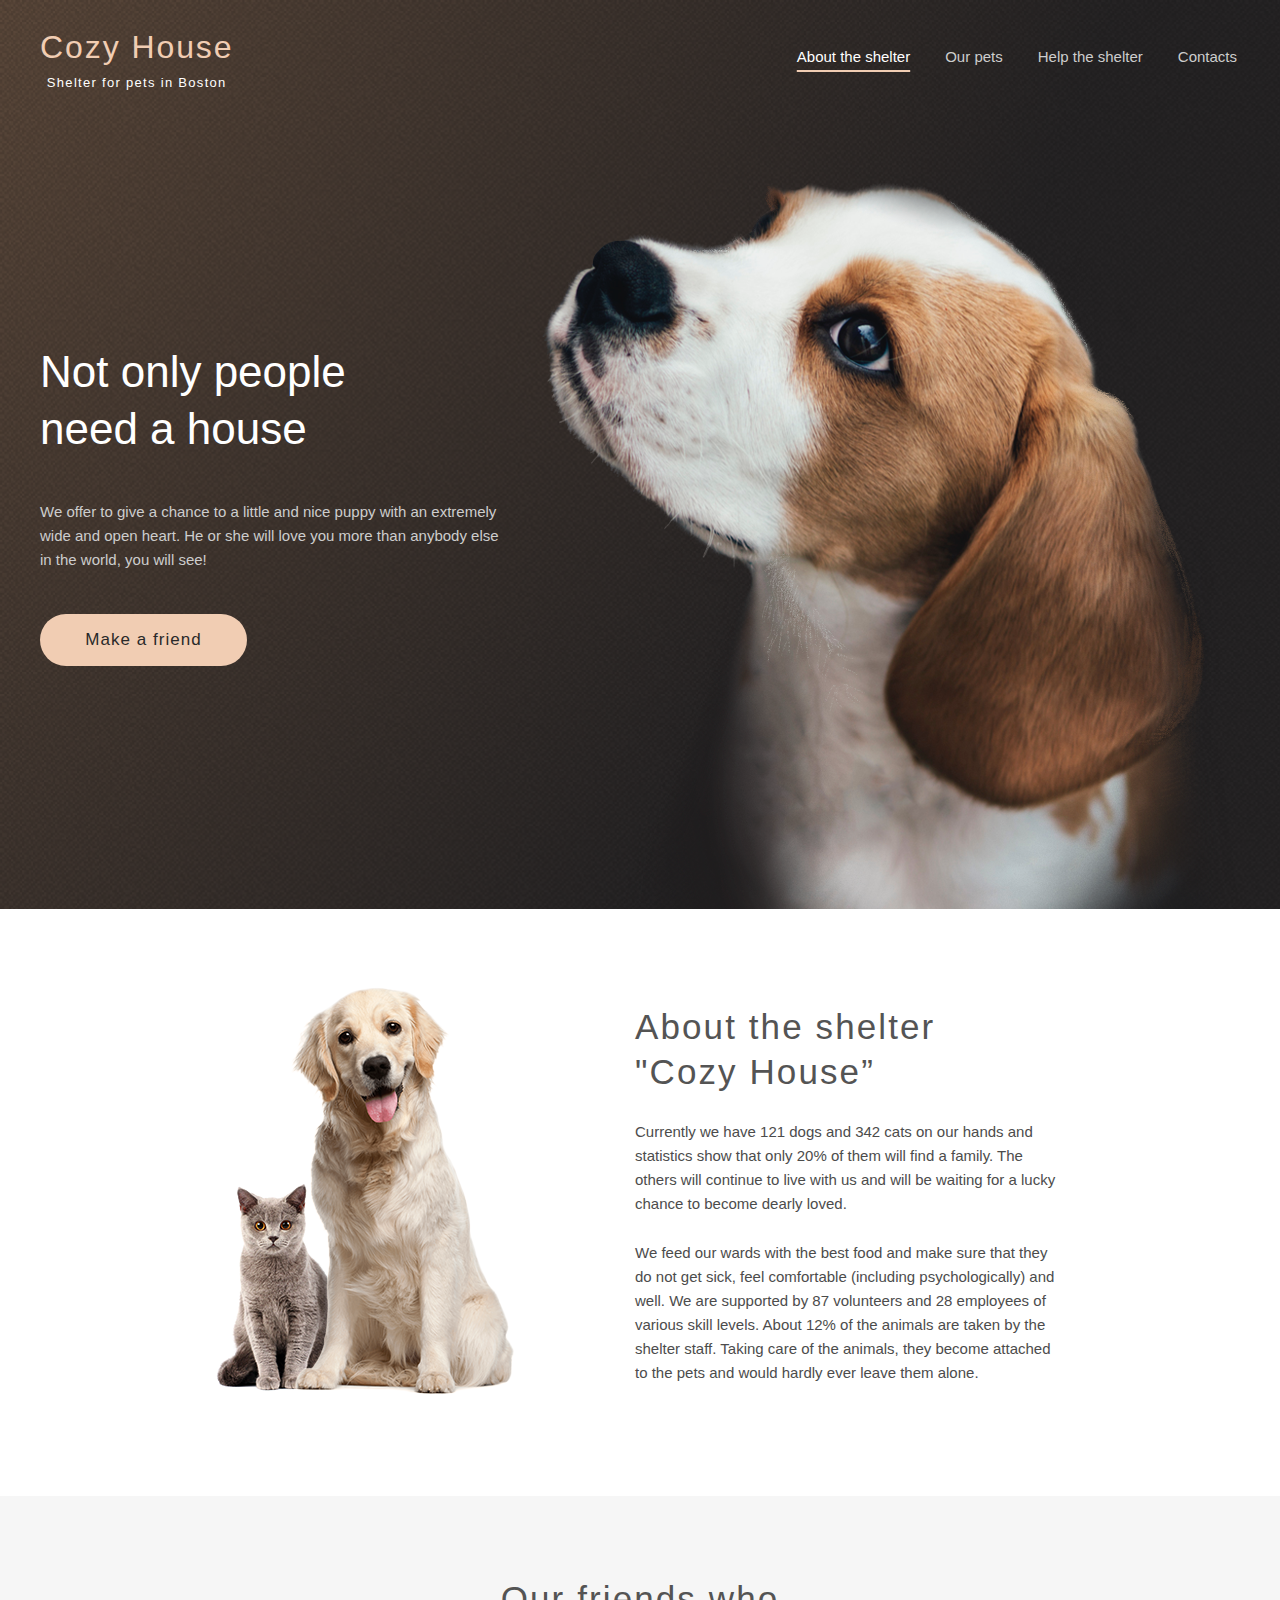
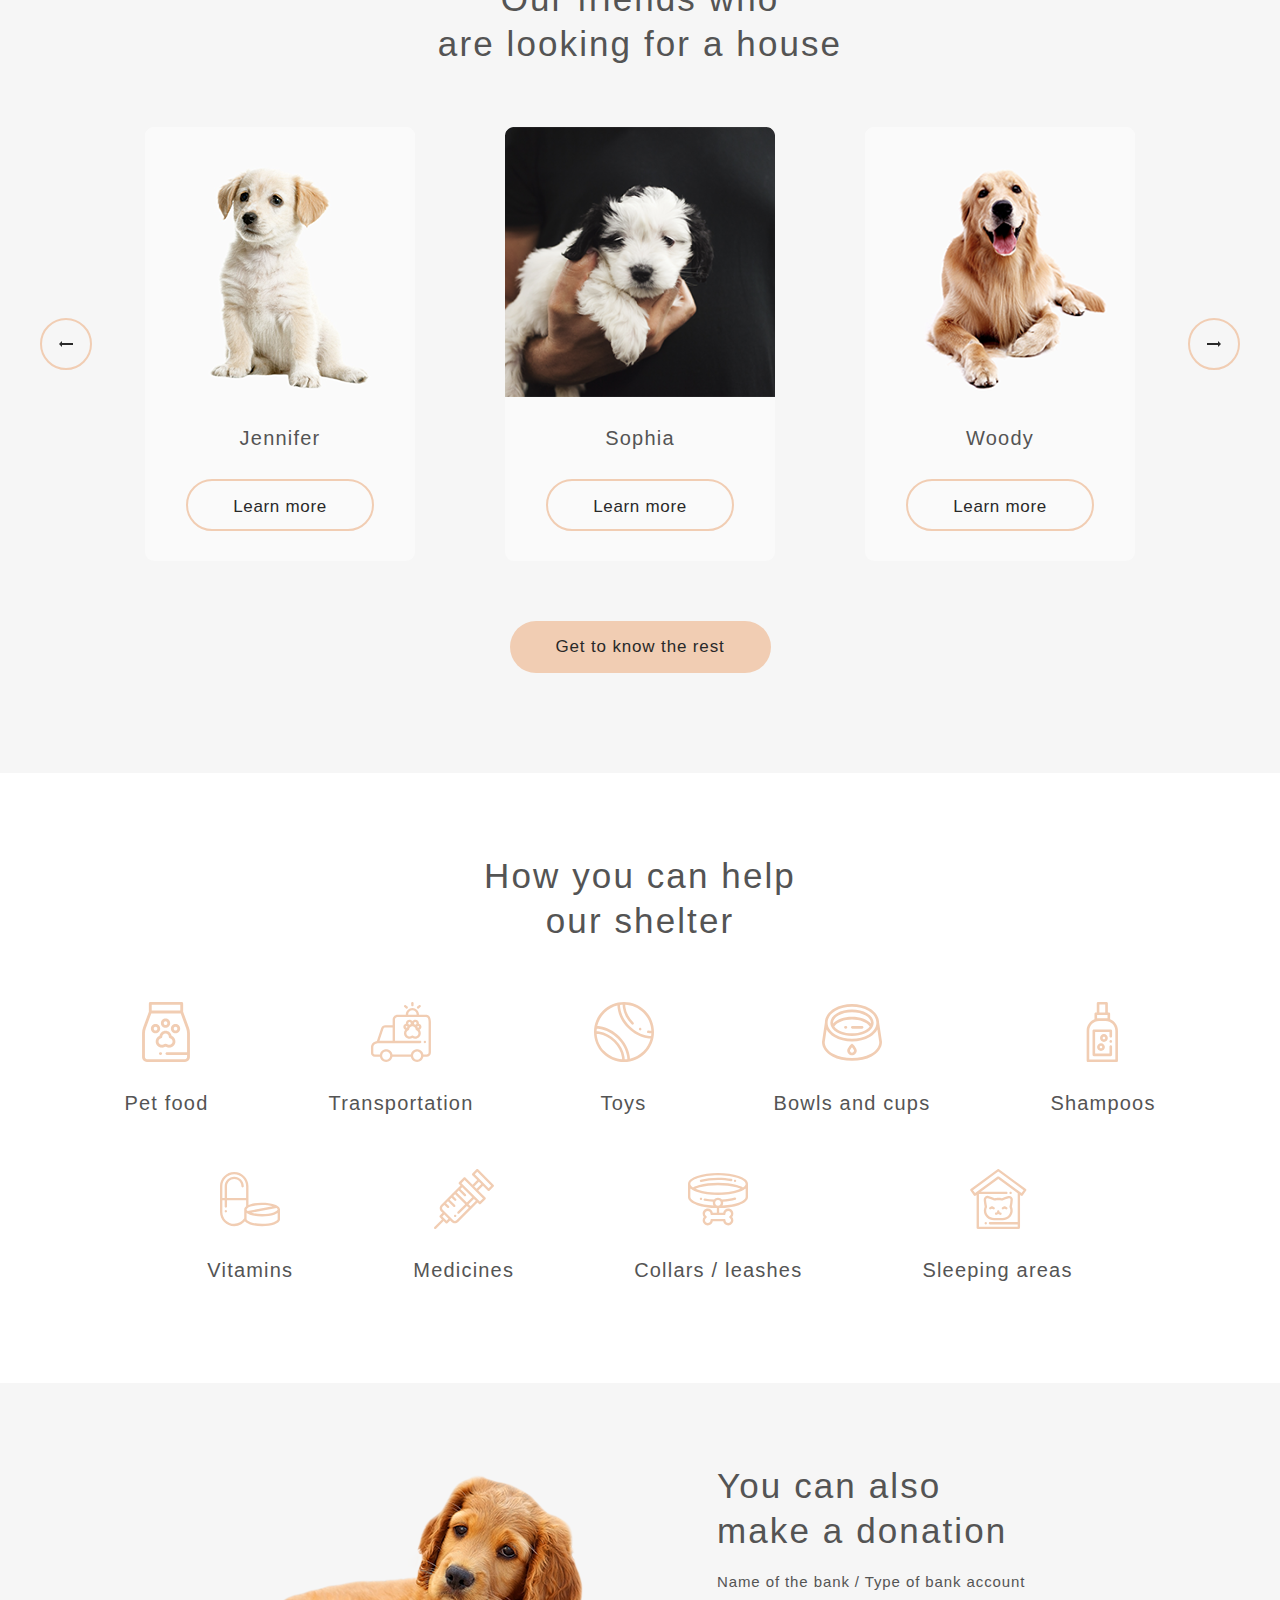
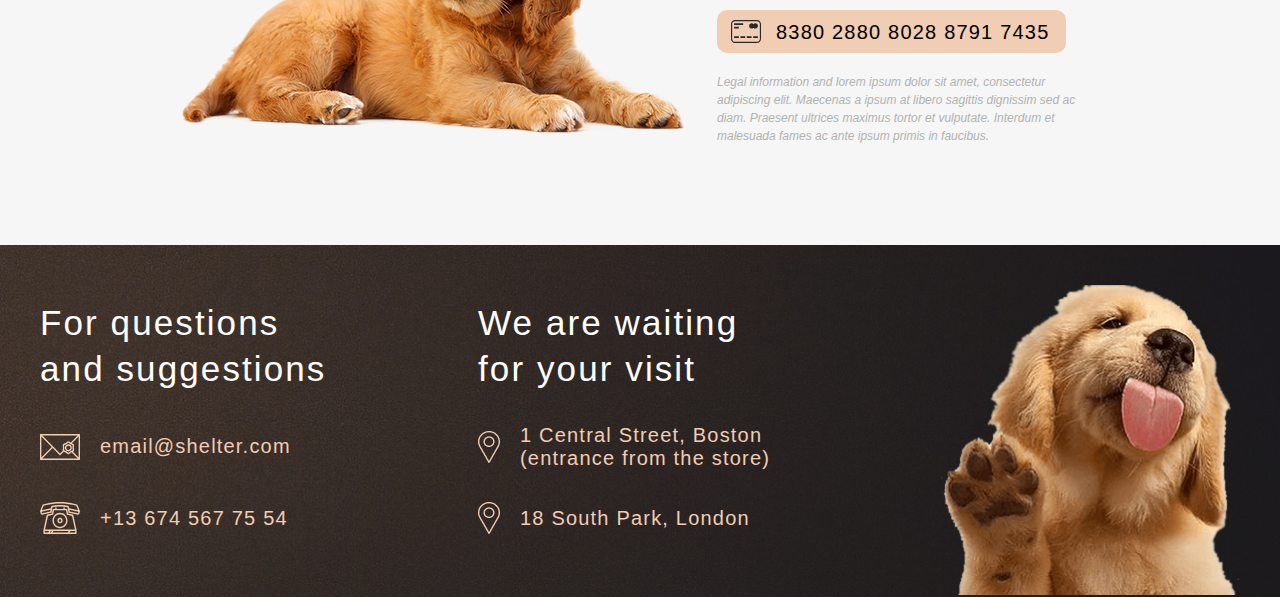
<file: shelter/pages/main/index.html>
<!DOCTYPE html>
<html lang="en">

<head>
    <meta charset="UTF-8">
    <link rel="stylesheet" href="style.css">
    <link rel="icon" href="../../assets/icons/favicon.ico">
    <link rel="preconnect" href="https://fonts.googleapis.com">
    <link rel="preconnect" href="https://fonts.gstatic.com" crossorigin>
    <link href="https://fonts.googleapis.com/css2?family=Noto+Serif+Georgian:wght@100..900&display=swap"
        rel="stylesheet">
    <meta name="viewport" content="width=device-width, initial-scale=1.0">
    <title>Cozy House</title>
</head>

<body>
    <header class="header">
        <ul class="container header-container">
            <nav class="nav">
                <div class="logo">
                    <a class="logo-link" href="">
                        <p class="logo-title">Cozy House</p>
                        <p class="logo-subtitle">Shelter for pets in Boston</p>
                    </a>
                </div>
                <ul class="nav-list">
                    <li class="nav-item"><a class="nav-link nav-link-first" href="#about">About the shelter</a></li>
                    <li class="nav-item"><a class="nav-link" href="../pets/index.html">Our pets</a></li>
                    <li class="nav-item"><a class="nav-link" href="#help">Help the shelter</a></li>
                    <li class="nav-item"><a class="nav-link" href="#contacts">Contacts</a></li>
                </ul>
                <div class="burger">
                    <div class="burger-img"></div>
                    <div class="burger-img"></div>
                    <div class="burger-img"></div>
                </div>
                <div class="no-scroll-background"></div>
                <ul class="mobile-menu">
                    <li class="mobile-nav-item"><a class="nav-link nav-link-first" href="#about">About the shelter</a>
                    </li>
                    <li class="mobile-nav-item"><a class="nav-link" href="../pets/index.html">Our pets</a></li>
                    <li class="mobile-nav-item"><a class="nav-link" href="#help">Help the shelter</a></li>
                    <li class="mobile-nav-item"><a class="nav-link" href="#contacts">Contacts</a></li>
                </ul>
            </nav>

            <div class="not-only">
                <div class="not-only-left">
                    <h1 class="not-only-heading">Not only people<br>need a house</h1>
                    <p class="not-only-subheading">We offer to give a chance to a little and nice puppy with an
                        extremely
                        wide and open heart. He or she will love you more than anybody else in the world, you will
                        see!
                    </p>
                    <button class="not-only-button" onclick="window.location.href='#our-friends'">Make a
                        friend</button>
                </div>
                <div class="not-only-right">
                    <img class="not-only-img" src="../../assets/images/start-screen-puppy.png" alt="puppy">
                </div>
            </div>
            </div>
    </header>
    <main class="main">
        <section class="section" id="about">
            <div class="container main-container">
                <div class="about">
                    <div class="about-left">
                        <img class="about-img" src="../../assets/images/about-pets.png" alt="pets">
                    </div>
                    <div class="about-right">
                        <h3 class="about-heading">About the shelter<br>"Cozy House”</h3>
                        <p class="about-first-p">Currently we have 121 dogs and 342 cats on our hands and statistics
                            show that
                            only 20% of them will find a family. The others will continue to live with us and will be
                            waiting for a lucky chance to become dearly loved.</p>
                        <p class="about-p">We feed our wards with the best food and make sure that they do not get sick,
                            feel comfortable (including psychologically) and well. We are supported by 87 volunteers and
                            28 employees of various skill levels. About 12% of the animals are taken by the shelter
                            staff. Taking care of the animals, they become attached to the pets and would hardly ever
                            leave them alone.</p>
                    </div>
                </div>
            </div>
        </section>
        <section class="section" id="our-friends">
            <div class="container our-friends-container">
                <div class="our-friends">
                    <h3 class="our-friends-heading">Our friends who<br>are looking for a house</h3>
                    <div class="no-scroll-background"></div>
                    <div class="popap"></div>
                    <div class="slider">
                        <div class="slider_block">
                            <div class="paginator prev-paginator"><img src="../../assets/icons/arrow-prev.png"
                                    alt="prev">
                            </div>
                            <div class="slider-elements"></div>
                            <div class="paginator next-paginator"><img src="../../assets/icons/arrow-next.png"
                                    alt="next">
                            </div>
                        </div>
                    </div>
                    <button class="our-friends-button our-friends-button-bottom"
                        onclick="window.location.href='../pets/index.html'">Get to know the rest</button>
                </div>
            </div>
        </section>
        <section class="section" id="help">
            <div class="container help-container">
                <h3 class="help-heading">How you can help<br>our shelter</h3>
                <div class="help-lists">
                    <ul class="help-options">
                        <li class="help-option">
                            <img class="help-option-img" src="../../assets/icons/icon-pet-food.svg" alt="Pet food">
                            <h4 class="help-option-h">Pet food</h4>
                        </li>
                        <li class="help-option">
                            <img class="help-option-img" src="../../assets/icons/icon-transportation.svg"
                                alt="Transportation">
                            <h4 class="help-option-h">Transportation</h4>
                        </li>
                        <li class="help-option">
                            <img class="help-option-img" src="../../assets/icons/icon-toys.svg" alt="Toys">
                            <h4 class="help-option-h">Toys</h4>
                        </li>
                        <li class="help-option">
                            <img class="help-option-img" src="../../assets/icons/icon-bowls-and-cups.svg"
                                alt="Bowls and cups">
                            <h4 class="help-option-h">Bowls and cups</h4>
                        </li>
                        <li class="help-option">
                            <img class="help-option-img" src="../../assets/icons/icon-shampoos.svg" alt="Shampoos">
                            <h4 class="help-option-h">Shampoos</h4>
                        </li>
                        <li class="help-option">
                            <img class="help-option-img" src="../../assets/icons/icon-vitamins.svg" alt="Vitamins">
                            <h4 class="help-option-h">Vitamins</h4>
                        </li>
                        <li class="help-option">
                            <img class="help-option-img" src="../../assets/icons/icon-medicines.svg" alt="Medicines">
                            <h4 class="help-option-h">Medicines</h4>
                        </li>
                        <li class="help-option">
                            <img class="help-option-img" src="../../assets/icons/icon-collars-leashes.svg"
                                alt="Collars / leashes">
                            <h4 class="help-option-h">Collars / leashes</h4>
                        </li>
                        <li class="help-option">
                            <img class="help-option-img" src="../../assets/icons/icon-sleeping-area.svg"
                                alt="Sleeping areas">
                            <h4 class="help-option-h">Sleeping areas</h4>
                        </li>
                    </ul>
                </div>
            </div>
        </section>
        <section class="section" id="in-addition">
            <div class="container in-addition-container">
                <div class="in-addition">
                    <div class="in-addition-left">
                        <img class="in-addition-img" src="../../assets/images/donation-dog.png" alt="dog">
                    </div>
                    <div class="in-addition-right">
                        <h3 class="in-addition-heading">You can also<br>make a donation</h3>
                        <h5 class="in-addition-subheading">Name of the bank / Type of bank account</h5>
                        <div class="in-addition-data">
                            <a class="data-link" href="#" onclick="event.preventDefault();">
                                <img class="icon-img" src="../../assets/icons/credit-card.svg" alt="credit-card">
                                <p class="in-addition-tel">8380 2880 8028 8791 7435</p>
                            </a>
                        </div>
                        <p class="in-addition-p">Legal information and lorem ipsum dolor sit amet, consectetur
                            adipiscing elit. Maecenas a ipsum at libero sagittis dignissim sed ac diam. Praesent
                            ultrices maximus tortor et vulputate. Interdum et malesuada fames ac ante ipsum primis
                            in
                            faucibus.</p>
                    </div>
                </div>
            </div>
        </section>
    </main>
    <footer class="footer">
        <section class="section" id="contacts">
            <div class="container footer-container">
                <div class="footer-info">
                    <div class="footer-left">
                        <h3 class="footer-heading">For questions and suggestions</h3>
                        <div class="footer-div">
                            <img class="icon-img" src="../../assets/icons/icon-email.svg" alt="email">
                            <a class="footer-text" href="mailto:email@shelter.com">email@shelter.com</a>
                        </div>
                        <div class="footer-div">
                            <img class="icon-img" src="../../assets/icons/icon-phone.svg" alt="phone">
                            <a class="footer-text" href="tel:+136745677554">+13 674 567 75 54</a>
                        </div>
                    </div>
                    <div class="footer-center">
                        <h3 class="footer-heading">We are waiting for your visit</h3>
                        <div class="footer-div">
                            <img class="icon-img" src="../../assets/icons/pin.png" alt="pin">
                            <a class="footer-text" href="https://maps.app.goo.gl/HTdUSQh2nkERmQg5A" target="_blank">1
                                Central Street, Boston (entrance from the store)</a>
                        </div>
                        <div class="footer-div">
                            <img class="icon-img" src="../../assets/icons/pin.png" alt="pin">
                            <a class="footer-text" href="https://maps.app.goo.gl/UMDpWBPXNXgEB5tC9" target="_blank">18
                                South
                                Park, London</a>
                        </div>
                    </div>
                </div>
                <div class="footer-right">
                    <img class="footer-img" src="../../assets/images/footer-puppy.png" alt="puppy">
                </div>
            </div>
        </section>
    </footer>
    <script src="index.js"></script>
</body>

</html>
</file>
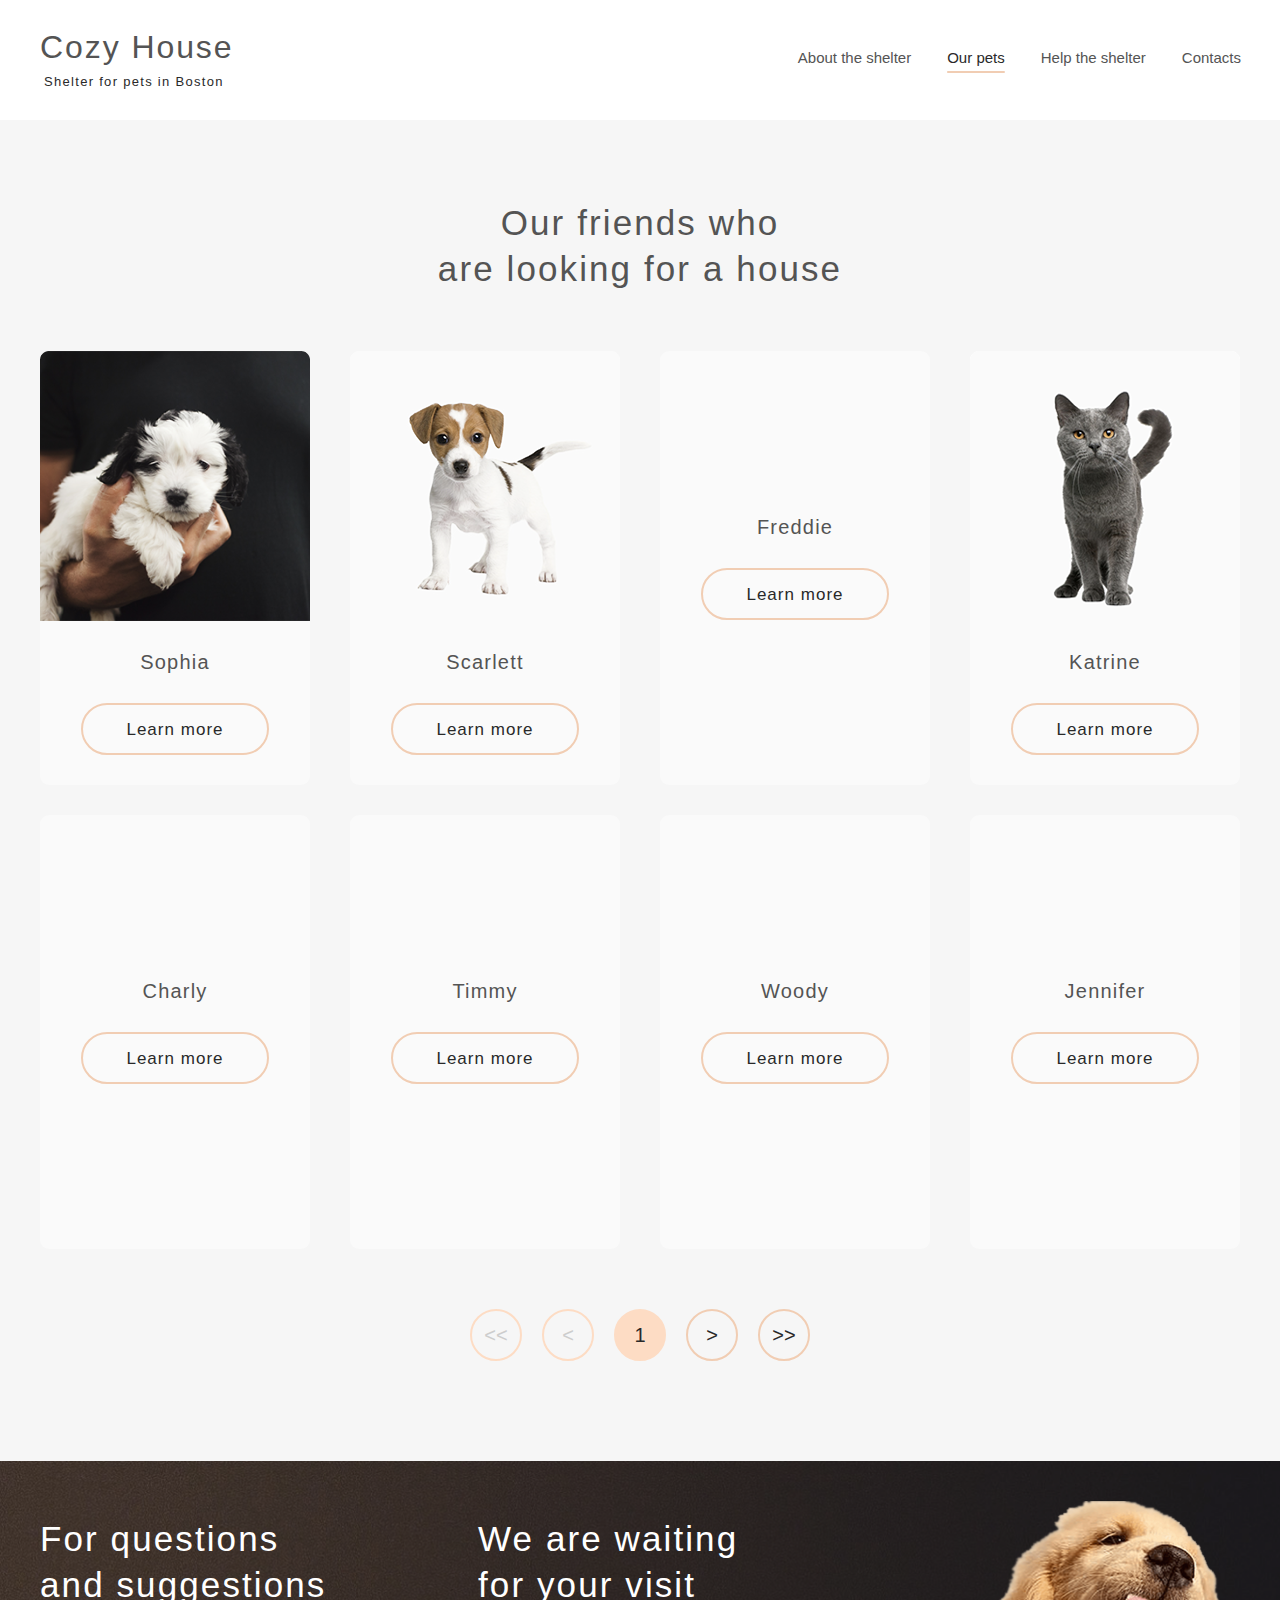
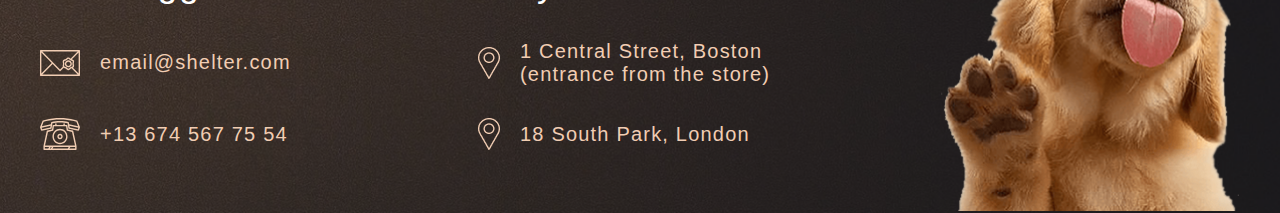
<file: shelter/pages/pets/index.html>
<!DOCTYPE html>
<html lang="en">

<head>
    <meta charset="UTF-8">
    <link rel="stylesheet" href="style.css">
    <link rel="icon" href="../../assets/icons/favicon.ico">
    <link rel="preconnect" href="https://fonts.googleapis.com">
    <link rel="preconnect" href="https://fonts.gstatic.com" crossorigin>
    <link href="https://fonts.googleapis.com/css2?family=Noto+Serif+Georgian:wght@100..900&display=swap"
        rel="stylesheet">
    <meta name="viewport" content="width=device-width, initial-scale=1.0">
    <title>Our pets</title>
</head>

<body>
    <header class="header">
        <div class="container header-container">
            <nav class="nav">
                <div class="logo">
                    <a class="logo-link" href="../main/index.html">
                        <p class="logo-title">Cozy House</p>
                        <p class="logo-subtitle">Shelter for pets in Boston</p>
                    </a>
                </div>
                <ul class="nav-list">
                    <li class="nav-item"><a class="nav-link" href="../main/index.html">About the shelter</a></li>
                    <li class="nav-item"><a class="nav-link  nav-link-first" href="#our-pets">Our pets</a></li>
                    <li class="nav-item"><a class="nav-link" href="../main/index.html#help">Help the shelter</a></li>
                    <li class="nav-item"><a class="nav-link" href="#contacts">Contacts</a></li>
                </ul>
                <div class="burger">
                    <div class="burger-img"></div>
                    <div class="burger-img"></div>
                    <div class="burger-img"></div>
                </div>
                <div class="no-scroll-background"></div>
                <ul class="mobile-menu">
                    <li class="mobile-nav-item"><a class="nav-link" href="../main/index.html">About the shelter</a></li>
                    <li class="mobile-nav-item"><a class="nav-link  nav-link-first" href="#our-pets">Our pets</a></li>
                    <li class="mobile-nav-item"><a class="nav-link" href="../main/index.html#help">Help the shelter</a>
                    </li>
                    <li class="mobile-nav-item"><a class="nav-link" href="#contacts">Contacts</a></li>
                </ul>
            </nav>
        </div>
    </header>
    <main class="main">
        <section class="section" id="our-friends">
            <div class="container main-container">
                <div class="our-friends">
                    <h1 class="our-friends-heading">Our friends who<br>are looking for a house</h1>
                    <div class="no-scroll-background"></div>
                    <div class="popap"></div>
                    <div class="slider-pets"></div>
                    <div class="slider-paginators">
                        <div class="paginator slider-paginator-first">&lt;&lt;</div>
                        <div class="paginator slider-paginator-prev">&lt;</div>
                        <div class="paginator slider-paginator-active">1</div>
                        <div class="paginator slider-paginator-next">&gt;</div>
                        <div class="paginator slider-paginator-last">&gt;&gt;</div>
                    </div>
                </div>
            </div>
        </section>
    </main>
    <footer class="footer">
        <section class="section" id="contacts">
            <div class="container footer-container">
                <div class="footer-info">
                    <div class="footer-left">
                        <h3 class="footer-heading">For questions and suggestions</h3>
                        <div class="footer-div">
                            <img class="icon-img" src="../../assets/icons/icon-email.svg" alt="email">
                            <a class="footer-text" href="mailto:email@shelter.com">email@shelter.com</a>
                        </div>
                        <div class="footer-div">
                            <img class="icon-img" src="../../assets/icons/icon-phone.svg" alt="phone">
                            <a class="footer-text" href="tel:+136745677554">+13 674 567 75 54</a>
                        </div>
                    </div>
                    <div class="footer-center">
                        <h3 class="footer-heading">We are waiting for your visit</h3>
                        <div class="footer-div">
                            <img class="icon-img" src="../../assets/icons/pin.png" alt="pin">
                            <a class="footer-text" href="https://maps.app.goo.gl/HTdUSQh2nkERmQg5A" target="_blank">1
                                Central Street, Boston (entrance from the store)</a>
                        </div>
                        <div class="footer-div">
                            <img class="icon-img" src="../../assets/icons/pin.png" alt="pin">
                            <a class="footer-text" href="https://maps.app.goo.gl/UMDpWBPXNXgEB5tC9" target="_blank">18
                                South
                                Park, London</a>
                        </div>
                    </div>
                </div>
                <div class="footer-right">
                    <img class="footer-img" src="../../assets/images/footer-puppy.png" alt="puppy">
                </div>
            </div>
        </section>
    </footer>
    <script src="index.js"></script>

</body>

</html>
</file>
<file: shelter/pages/main/style.css>
* {
    box-sizing: border-box;
}

html {
    scroll-behavior: smooth;
}

body {
    position: relative;
    font-family: 'Arial', sans-serif;
    font-size: 15px;
    font-weight: 400;
    line-height: 160%;
    color: #4C4C4C;
    min-height: 100vh;
    display: flex;
    flex-direction: column;
    justify-content: space-between;
    margin: 0;
    padding: 0;
}

ul {
    list-style: none;
}

p,
h1,
h2,
h3,
h4,
h5,
h6,
ul,
div,
img {
    padding: 0;
    margin: 0;
}


h3,
h4 {
    font-family: 'Georgia', sans-serif;
    font-size: 35px;
    line-height: 130%;
    font-weight: 300;
    letter-spacing: 0.06em;
    color: #545454;
}

button {
    font-family: 'Georgia', sans-serif;
    font-size: 17px;
    padding: 15px 40px;
    color: #292929;
    line-height: 130%;
    letter-spacing: 0.06em;
    border-radius: 28px;
}

button:hover {
    background-color: #FDDCC4;
    cursor: pointer;
    transition: 0.3s;
}

a {
    text-decoration: none;
    color: #000;
}

.section {
    width: 100%;
}

.header {
    background-image: url(../../assets/images/start-screen-gradient-background.png);
    background-repeat: no-repeat;
    background-size: cover;
}

.header-container {
    display: flex;
    flex-direction: column;
    justify-content: space-between;
    flex-wrap: nowrap;
}

.container {
    max-width: 1280px;
    margin: 0 auto;
}

.logo-link {
    display: flex;
    flex-direction: column;
    text-align: center;
    justify-content: space-between;
    gap: 6px;
}

.logo-title {
    font-family: 'Georgia', sans-serif;
    font-size: 32px;
    line-height: 110%;
    letter-spacing: 0.06em;
    color: #F1CDB3;
    white-space: nowrap;
}

.logo-subtitle {
    font-size: 13px;
    letter-spacing: 0.10em;
    color: #FFFFFF;
    white-space: nowrap;
}

.nav {
    display: flex;
    justify-content: space-between;
    padding: 30px 43px 85px 40px;
}

.nav-list {
    display: flex;
    justify-content: space-between;
    gap: 35px;
    line-height: 53px;
    white-space: nowrap;
}

.nav-link {
    color: #CDCDCD;
    font-weight: 300;
    z-index: 997;
}

.nav-link:hover {
    color: #FFFFFF;
    cursor: pointer;
    width: 100%;
    transition: 0.3s;
}

.nav-link-first {
    color: #FFFFFF;
    text-decoration: underline;
    text-decoration-color: #F1CDB3;
    text-decoration-thickness: 2px;
    text-underline-offset: 8px;
    cursor: default;
    pointer-events: none;
}

.no-scroll {
    overflow: hidden;
}

.mobile-menu {
    position: fixed;
    display: flex;
    justify-content: center;
    flex-direction: column;
    gap: 40px;
    align-items: center;  
    top: 0;
    right: -350px;
    width: 320px;
    height: 100%;
    background-color: #292929;
    font-size: 32px;
    font-weight: 300;
    text-align: center;
    line-height: 53px;
    white-space: nowrap;
    padding: 248px 38px;
    z-index: 998;
    transition: right 0.5s linear;
}

.mobile-menu .nav-link-first {
    text-underline-offset: 15px;
}

.no-scroll-background {
    display: none;
    top: 0;
    right: 0;
    position: absolute;
    width: 100%;
    height: 100%;
    background-color: rgba(41, 41, 41, 0);
    transition: background-color 0.5s linear;
}

.no-scroll-background.open {
    display: block;
    background-color: rgba(41, 41, 41, 0.6);
}

.mobile-menu.open {
    right: 0;
}

.burger {
    display: none;
    width: 30px;
    height: 22px;
    transition: transform 0.5s linear;
    z-index: 999;
    cursor: pointer;
}

.burger.rotate {
    transform: rotate(90deg);
}

.burger-img {
    display: none;
    width: 30px;
    height: 2px;
    background-color: #F1CDB3;
    margin-bottom: 10px;
}

.not-only {
    display: flex;
    justify-content: space-between;
    padding: 0 40px;
}

.not-only-left {
    display: flex;
    flex-direction: column;
    justify-items: center;
    gap: 42px;
    max-width: 460px;
    padding-top: 163px;
    padding-bottom: 243px;
}

.not-only-heading {
    color: #FFFFFF;
    font-family: 'Georgia', sans-serif;
    font-size: 44px;
    line-height: 130%;
    font-weight: 300;
}

.not-only-subheading {
    color: #CDCDCD;
    font-weight: 300;
}

.not-only-button {
    background-color: #F1CDB3;
    border: 0;
    width: 207px;
}

.not-only-right {
 position: relative;
 align-content: flex-end;
}

.not-only-img {
    max-width: 100%;
    height: auto;
    vertical-align: top;
}

.about {
    display: flex;
    justify-content: space-between;
    padding: 78px 215px 94px;
}

.about-right {
    display: flex;
    flex-direction: column;
    justify-content: center;
    max-width: 430px;
    gap: 25px;
}

#our-friends {
    background-color: #F6F6F6;
}

.our-friends {
    padding: 80px 40px 100px;
    display: flex;
    flex-direction: column;
    align-items: center;
    gap: 60px;
}

.our-friends-heading {
    text-align: center;
}

.slider_block {
    display: flex;
    align-items: center;
    gap: 53px;
    width: 100%;
}

.slider-elements {
    display: flex;
    align-items: center;
    gap: 90px;
}

.slider-el {
    background-color: #FAFAFA;
    border-radius: 9px;
    font-family: 'Georgia', sans-serif;
    font-size: 20px;
    letter-spacing: 0.06em;
    color: #545454;
    display: flex;
    flex-direction: column;
    align-items: center;
    justify-content: center;
    width: 270px;
    transition: 0.5s;
}

.slider-el:hover {
    box-shadow: 0 0 10px rgba(0, 0, 0, 0.25);
    cursor: pointer;
    transition: 0.3s;
}

.slider-name {
    margin: 29px 0;
}

.slider-button {
    margin-bottom: 30px;
    border: 2px solid #F1CDB3;
    background-color: #FAFAFA;
    width: 188px;
    height: 52px;
    letter-spacing: 0.04em;
}

.slider-el:hover>.slider-button {
    border: 2px solid #FDDCC4;
    background-color: #FDDCC4;
    cursor: pointer;
    transition: 0.3s;
}

.popap {
    position: relative;
    position: absolute;
    top: 50%;
    left: -3000px;
    transform: translate(-50%, -50%);
    display: flex;
    justify-content: space-between; 
    width: 900px;
    height: 500px;
    border-radius: 9px;
    background-color: #FFFFFF;
}

.popap.open {
    left: 50%;
}

.popap-info {
    padding-top: 50px;
    padding-left: 30px;
    padding-right: 20px;
}

.popap-animal {
    font-size: 20px;
    line-height: 115%;
    padding-top: 10px;
}

.popap-description {
    text-align: left;
    font-family: 'Georgia', sans-serif;
    font-size: 15px;
    line-height: 110%;
    letter-spacing: 0.06em;
    padding: 40px 0 41px;
}

.popap-list {
    display: flex;
    flex-direction: column;
    justify-content: space-between;
    gap: 12px;
    padding-left: 4px;
}

.popap-list li {
    font-family: 'Georgia', sans-serif;
    font-size: 15px;
    line-height: 110%;
    letter-spacing: 0.06em;
    padding-left: 10px;
}

.popap-list li::marker {
    content: "•";
    padding-right: 10px;
    color: #F1CDB3;
}

.popap-close {
    position: absolute;
    top: -52px;
    left: 888px;
    display: flex;
    justify-content: center;
    align-items: center;
    width: 52px;
    height: 52px;
    border-radius: 100%;
    border: 2px solid #F1CDB3;
}

.popap-close:hover {
    border: 2px solid #FDDCC4;
    background-color: #FDDCC4;
    cursor: pointer;
    transition: 0.3s;
}

.paginator {
    display: flex;
    justify-content: center;
    align-items: center;
    width: 52px;
    height: 52px;
    border-radius: 100%;
    border: 2px solid #F1CDB3;
}

.paginator:hover {
    border: 2px solid #FDDCC4;
    background-color: #FDDCC4;
    cursor: pointer;
    transition: 0.3s;
}

.our-friends-button-bottom {
    align-items: center;
    background-color: #F1CDB3;
    border: 0;
    letter-spacing: 0.05em;
    width: 261px;
}

.help-container {
    padding: 80px 40px 100px;
}

.help-heading {
    text-align: center;
}

.help-options {
    display: flex;
    flex-wrap: wrap;
    justify-content: center;
    align-items: center;
    gap: 53px 120px;
    margin: 58px 0 0;
}

.help-option {
    display: flex;
    flex-direction: column;
    justify-content: space-between;
    align-items: center;
}

.help-option-img {
    margin-bottom: 28px;
}

.help-option-h {
    font-weight: 400px;
    font-size: 20px;
}

#in-addition {
    background-color: #F6F6F6;
}

.in-addition {
    display: flex;
    align-items: center;
    justify-content: center;
    gap: 30px;
    padding: 80px 182px 100px;
}

.in-addition-left {
    position: relative;
}

.in-addition-img {
    vertical-align: top;
}

.in-addition-right {
    width: 50%;
    display: flex;
    flex-direction: column;
    justify-content: center;
    gap: 20px;
}

.in-addition-subheading {
    font-family: 'Georgia', sans-serif;
    font-size: 15px;
    line-height: 110%;
    font-weight: 300;
    letter-spacing: 0.06em;
    color: #545454;
}

.in-addition-data {
    padding: 10px 14px;
    background-color: #F1CDB3;
    border-radius: 10px;
    font-family: 'Georgia', sans-serif;
    font-size: 20px;
    line-height: 110%;
    font-weight: 300;
    letter-spacing: 0.06em;
    color: #545454;
    width: 349px;
}

.data-link {
    display: flex;
    align-items: center;
    gap: 15px;
    justify-content: flex-start;
}

.in-addition-p {
    font-size: 12px;
    font-style: italic;
    line-height: 18px;
    color: #B2B2B2;
}

.footer {
    background-image: url(../../assets/images/footer-background.png);
    background-repeat: no-repeat;
    background-size: cover;
}

.footer-container {
    display: flex;
    justify-content: space-between;
    padding: 40px 40px 0;
}

.footer-info {
    display: flex;
    justify-content: space-between;
    gap: 128px;
}

.footer-left,
.footer-center {
    display: flex;
    flex-direction: column;
    justify-content: space-between;
    align-items: flex-start;
    margin-top: 15px;
    margin-bottom: 63px;
    height: 234px;
    width: 310px;
}

.footer-heading {
    color: #FFFFFF;
}

.footer-text {
    color: #F1CDB3;
}

.footer-div {
    display: flex;
    align-items: center;
    justify-content: center;
    gap: 20px;
    font-family: 'Georgia', sans-serif;
    font-size: 20px;
    line-height: 115%;
    font-weight: 300;
    letter-spacing: 0.06em;
}

.footer-right {
    position: relative;
}

.footer-img {
    width: 100%;
    vertical-align: top;
}

 
@media (max-width: 1200px) {

    .slider_block {
        gap: 12px;
    }

    .slider-elements .slider-el:nth-child(3) {
        display: none;
    }

    .slider-elements {
        gap: 40px;
    }
    
    .footer-container {
        flex-wrap: wrap;
        justify-content: center;
        gap: 65px;
    }

    .footer-info {
        column-gap: 45px;
    }

    .footer-left,
    .footer-center {
        margin-top: 0;
        margin-bottom: 0;
    }
}

@media (max-width: 1024px) {

    .not-only {
        flex-direction: column;
        align-items: center;
        gap: 100px;
        padding-left: 0;
        padding-right: 0;
    }

    .not-only-left {
        padding: 0;
    }

    .not-only-left button {
        align-self: center;
    }

    .about {
        flex-direction: column-reverse;
        align-items: center;
        padding-left: calc(168 * 100vw / 1024);
        padding-right: calc(168 * 100vw / 1024);
        gap: 80px;
    }

    .popap {
        width: 630px;
        height: 350px;
    }
    
    .popap-info {
        padding-top: 10px;
        padding-left: 10px;
        padding-right: 9px;
    }
    
    .popap-description {
        font-size: 13px;
        padding: 20px 0 20px;
    }
    
    .popap-list {
        gap: 6px;
    }
    
    .popap-close {
        left: 620px;
    }

    .in-addition {
        flex-direction: column-reverse;
    }

    .in-addition-right {
        width: 380px;
    }
}

@media (max-width: 768px) {

    .container {
        max-width: 768px;
    }

    .header-container {
        padding-left: calc(30 * 100vw / 768);
        padding-right: calc(30 * 100vw / 768);
    }

    .nav {
        padding-top: 31px;
        padding-left: 0;
        padding-right: 0;
        padding-bottom: 54px;
    }

    .not-only-right {
        max-width: 570px;
        margin-left: auto;
    }

    #help {
        padding-left: 0;
        padding-right: 0;
    }

    .help-lists {
        padding: 0;
    }

    .help-container {
        padding-bottom: 97px;
    }

    .help-options {
        row-gap: calc(55 * 100vw / 768);
        column-gap: calc(60 * 100vw / 768);
    }

    .help-option {
        width: calc(170 * 100vw / 768);
        height: 113px;
    }

    .in-addition {
        gap: 61px;
        padding-left: calc(20 * 100vw / 768);
        padding-right: calc(20 * 100vw / 768);
        padding-bottom: 100px;
    }

    .in-addition-left {
        max-width: 505px;
    }

    .in-addition-img {
        max-width: 100%;
    }

    .footer-container {
        padding-top: 30px;
        row-gap: calc(65 * 100vw / 768);
    }

    .footer-info {
        gap: calc(60 * 100vw / 768);
    }

    .footer-left {
        width: 279px;
    }

    .footer-center {
        width: 300px;
    }
}

@media (max-width: 767px) {

    .nav-list {
        display: none;
    }

    .burger {
        display: block;
        align-self: center;
    }

    .burger-img {
        display: block;
    }
}

@media (max-width: 720px) {

    .slider_block {
        flex-wrap: wrap;
        justify-content: center;
        width: 270px;
        column-gap: 42px;
    }

    .slider-elements .slider-el:nth-child(2),
    .slider-elements .slider-el:nth-child(3) {
        display: none;
    }

    .paginator {
        order: 2;
    }

    .popap {
        width: 240px;
        height: auto;
    }
    
    .popap-img {
        display: none;
    }
    
    .popap-animal, .popap-name {
        text-align: center;
    }
    
    .popap.open {
        left: 50%;
    }
    
    .popap-info {
        padding: 10px;
    }
    
    .popap-description {
        text-align: justify;
        padding-bottom: 24px;
    }
    
    .popap-list {
        gap: 5px;
    }
    
    .popap-close {
        left: 218px;
    }

    .help-container {
        padding-left: 0;
        padding-right: 0;
    }

    .help-lists {
        padding: 0;
    }

    .footer-container {
        flex-direction: column;
        align-items: center;
        text-align: center;
        padding-left: 0;
        padding-right: 0;
        gap: 39px; 
    } 
      .footer-info {
        flex-direction: column;
        align-items: center;
        text-align: center;
        flex-wrap: wrap;
    } 
}

@media (max-width: 470px) {

    h3 {
        letter-spacing: 0.06em;
        font-size: 25px;
    }

    .help-option-h {
        font-size: 15px;
    } 

    .in-addition {
        padding-top: 40px;
        padding-left: calc(20 * 100vw / 320);
        padding-right: calc(20 * 100vw / 320);
        padding-bottom: 42px;
        gap: 40px;
    }

    .in-addition-right {
        text-align: center;
        align-items: center;
        width: 287px;
        gap: 23px;
    }

    .in-addition-data {
        width: 280px;
        font-size: 15px;
        align-items: center;
    }

    .in-addition-subheading {
        letter-spacing: 0;
    }

    .in-addition-p {
        text-align: justify;
    }

}

@media (max-width: 320px) {
    
    .container {
        max-width: 320px;
    }

    .header-container {
        padding: 0;
    }

    .nav {
        padding-left: calc(20 * 100vw / 320);
        padding-right: calc(20 * 100vw / 320);
        padding-top: 28px;
        padding-bottom: 56px
    }

    .not-only {
        align-items: center;
        text-align: center;
        flex-direction: column;
        gap: 0;
        padding-left: calc(10 * 100vw / 320);
        padding-right: calc(10 * 100vw / 320);
    }

    .not-only-left {
        padding-top: 0;
        padding-bottom: 105px;
        gap: 42px;
    }

    .not-only-heading {
        letter-spacing: 0.06em;
        font-size: 25px;
    }

    .not-only-left button {
        align-self: center;
    }

    .not-only-right {
        width: calc(260 * 100vw / 320);
    }

    .about {
        flex-direction: column-reverse;
        text-align: center;
        padding-top: 43px;
        padding-bottom: 39px;
        padding-left: calc(25 * 100vw / 320);
        padding-right: calc(25 * 100vw / 320);
        gap: 40px;
    }

    .about-first-p,
    .about-p {
        text-align: justify;
    }

    .about-right {
        gap: 23px;
    }

    .about-img {
        width: calc(260 * 100vw / 320);
    }

    .our-friends {
        padding-top: 38px;
        padding-left: calc(10 * 100vw / 320);
        padding-right: calc(10 * 100vw / 320);
        padding-bottom: 42px;
        gap: 42px;
    }

    .slider_block {
        padding-left: calc(15 * 100vw / 320);
        padding-right: calc(15 * 100vw / 320);
        column-gap: calc(82 * 100vw / 320);
        row-gap: 20px;
    }

    #help {
        padding: 0;
    }

    .help-container {
        padding-left: calc(15 * 100vw / 320);
        padding-right: calc(15 * 100vw / 320);
        padding-top: 42px;
        padding-bottom: 43px;
    }

    .help-options {
        justify-content: space-between;
        row-gap: calc(30 * 100vw / 320);
        column-gap: calc(30 * 100vw / 320);
        margin-top: 42px;
    }

    .help-option {
        height: calc((130 * 100vw / 320) / 1.4943);
        width: calc(130 * 100vw / 320);
        gap: 20px;
    }

    .help-option-img {
        width: 50px;
        margin-bottom: 0;
    }

    .in-addition-left {
        width: calc(260 * 100vw / 320);
    }

    .footer-info {
        gap: 40px;
    }

    .footer-left, .footer-center {
        height: auto;
        gap: 40px;
    }

     .footer-left {
        align-items: center;
    }

    .footer-center .footer-heading {
        padding: 0 20px;
    }

    .footer-center .footer-div {
        text-align: left;
    }

    .footer-right {
        width: calc(260 * 100vw / 320);
    }

}
</file>
<file: shelter/pages/pets/style.css>
* {
    box-sizing: border-box;
}

html {
    scroll-behavior: smooth;
}

body {
    font-family: 'Arial', sans-serif;
    font-size: 15px;
    font-weight: 400;
    line-height: 160%;
    color: #4C4C4C;
    min-height: 100vh;
    display: flex;
    flex-direction: column;
    justify-content: space-between;
    margin: 0;
    padding: 0;
    position: relative;

}

p,
h1,
h2,
h3,
h4,
h5,
h6,
ul,
div,
img {
    padding: 0;
    margin: 0;
}


ul {
    list-style: none;
}


h1,
h3,
h4 {
    font-family: 'Georgia', sans-serif;
    font-size: 35px;
    line-height: 130%;
    font-weight: 300;
    letter-spacing: 0.06em;
    color: #545454;
}

a {
    text-decoration: none;
    color: #000;
}

.section {
    width: 100%;
}

.container {
    max-width: 1280px;
    margin: 0 auto;
}

.logo {
    display: flex;
    flex-direction: column;
    align-items: flex-start;
}

.logo-title {
    font-family: 'Georgia', sans-serif;
    font-size: 32px;
    line-height: 110%;
    letter-spacing: 0.06em;
    color: #545454;
    margin-top: 10px;
    margin-bottom: 5px;
}

.logo-subtitle {
    font-size: 13px;
    letter-spacing: 0.10em;
    color: #292929;
    padding-left: 4px;
}

.nav {
    display: flex;
    justify-content: space-between;
    padding: 20px 39px 26px 40px;
}

.nav-list {
    display: flex;
    justify-content: space-between;
    white-space: nowrap;
    align-items: center;
    gap: 36px;
    line-height: 55px;
}

.nav-link {
    color: #545454;
    font-weight: 300;
}

.nav-link:hover {
    color: #292929;
    cursor: pointer;
    width: 100%;
    transition: 0.3s;
}

.nav-link-first {
    text-decoration: underline;
    color: #292929;
    text-decoration-color: #F1CDB3;
    text-decoration-thickness: 2px;
    text-underline-offset: 8px;
    cursor: default;
    pointer-events: none;
}

.no-scroll {
    overflow: hidden;
}

.no-scroll-background {
    display: none;
    top: 0;
    right: 0;
    position: absolute;
    width: 100%;
    height: 100%;
    background-color: rgba(41, 41, 41, 0);
    transition: background-color 0.5s linear;
}

.no-scroll-background.open {
    display: block;
    background-color: rgba(41, 41, 41, 0.6);
}

.mobile-menu {
    position: fixed;
    display: flex;
    justify-content: center;
    flex-direction: column;
    gap: 40px;
    align-items: center;
    top: 0;
    right: -350px;
    width: 320px;
    height: 100%;
    background-color: #292929;
    font-size: 32px;
    font-weight: 300;
    text-align: center;
    line-height: 53px;
    white-space: nowrap;
    padding: 248px 38px;
    z-index: 998;
    transition: right 0.5s linear;
}

.mobile-menu .nav-link {
    color: #CDCDCD;
}

.mobile-menu .nav-link-first {
    text-underline-offset: 15px;
    color: #FFFFFF;
}

.mobile-menu .nav-link:hover {
    color: #FFFFFF;
}

.mobile-menu.open {
    right: 0;
}

.burger {
    display: none;
    width: 30px;
    height: 22px;
    transition: transform 0.5s linear;
    z-index: 999;
    cursor: pointer;
}

.burger.rotate {
    transform: rotate(90deg);
}

.burger-img {
    display: none;
    width: 30px;
    height: 2px;
    background-color: #000000;
    margin-bottom: 10px;
}

.burger.change-color .burger-img {
    background-color: #F1CDB3;
}

#our-friends {
    background-color: #F6F6F6;
}

.our-friends {
    padding: 80px 40px 100px;
    display: flex;
    flex-direction: column;
    align-items: center;
    gap: 60px;
}

.our-friends-heading {
    margin: 0;
    text-align: center;
}

.popap {
    position: relative;
    position: absolute;
    top: 50%;
    left: -3000px;
    transform: translate(-50%, -50%);
    display: flex;
    justify-content: space-between; 
    width: 900px;
    height: 500px;
    border-radius: 9px;
    background-color: #FFFFFF;
}

.popap.open {
    left: 50%;
}

.popap-info {
    padding-top: 50px;
    padding-left: 30px;
    padding-right: 20px;
}

.popap-animal {
    font-size: 20px;
    line-height: 115%;
    padding-top: 10px;
}

.popap-description {
    text-align: left;
    font-family: 'Georgia', sans-serif;
    font-size: 15px;
    line-height: 110%;
    letter-spacing: 0.06em;
    padding: 40px 0 41px;
}

.popap-list {
    display: flex;
    flex-direction: column;
    justify-content: space-between;
    gap: 12px;
    padding-left: 4px;
}

.popap-list li {
    font-family: 'Georgia', sans-serif;
    font-size: 15px;
    line-height: 110%;
    letter-spacing: 0.06em;
    padding-left: 10px;
}

.popap-list li::marker {
    content: "•";
    padding-right: 10px;
    color: #F1CDB3;
}

.popap-close {
    position: absolute;
    top: -52px;
    left: 888px;
    display: flex;
    justify-content: center;
    align-items: center;
    width: 52px;
    height: 52px;
    border-radius: 100%;
    border: 2px solid #F1CDB3;
}

.popap-close:hover {
    border: 2px solid #FDDCC4;
    background-color: #FDDCC4;
    cursor: pointer;
    transition: 0.3s;
}

.slider-pets {
    display: flex;
    flex-wrap: wrap;
    justify-content: space-between;
    gap: 30px 40px;
    
}

.slider-el {
    background-color: #FAFAFA;
    border-radius: 9px;
    font-family: 'Georgia', sans-serif;
    font-size: 20px;
    letter-spacing: 0.06em;
    color: #545454;
    display: flex;
    flex-direction: column;
    align-items: center;
    justify-content: center;
    height: 434px;
    width: 270px;
    transition: 0.5s;
}

.slider-el:hover {
    box-shadow: 0 0 10px rgba(0, 0, 0, 0.25);
    cursor: pointer;
    transition: 0.3s;
}

.slider-name {
    margin: 29px 0;
}

.slider-button {
    font-family: 'Georgia', sans-serif;
    padding: 15px 42px;
    color: #292929;
    font-size: 17px;
    line-height: 100%;
    letter-spacing: 0.06em;
    border-radius: 28px;
    margin-bottom: 30px;
    border: 2px solid #F1CDB3;
    background-color: #FAFAFA;
    width: 188px;
    height: 52px;
}

.slider-el:hover > .slider-button {
    border: 2px solid #FDDCC4;       
    background-color: #FDDCC4;
    cursor: pointer;
    transition: 0.3s;
}

.slider-paginators {
    display: flex;
    justify-content: space-between;
    gap: 20px;
}

.paginator {
    display: flex;
    justify-content: center;
    align-items: center;
    font-family: 'Georgia', sans-serif;
    color: #292929;
    font-size: 20px;
    line-height: 130%;
    width: 52px;
    height: 52px;
    border-radius: 100%;
    border: 2px solid #F1CDB3;
    
}

.paginator:hover {
    border: 2px solid #FDDCC4;       
    background-color: #FDDCC4;
    cursor: pointer;
    transition: 0.3s;
}

.slider-paginator-active {
    border: 2px solid #FDDCC4;       
    background-color: #FDDCC4;
    pointer-events: none;
}

.inactive {
    color: #CDCDCD;
    border-color: #FDDCC4;
    cursor: pointer;
    pointer-events: none;
}

.footer {
    background-image: url(../../assets/images/footer-background.png);
    background-repeat: no-repeat;
    background-size: cover;
}

.footer-container {
    display: flex;
    justify-content: space-between;
    padding: 40px 40px 0;
}

.footer-info {
    display: flex;
    justify-content: space-between;
    gap: 128px;
}

.footer-left,
.footer-center {
    display: flex;
    flex-direction: column;
    justify-content: space-between;
    align-items: flex-start;
    margin-top: 15px;
    margin-bottom: 63px;
    height: 234px;
    width: 310px;
}

.footer-heading {
    color: #FFFFFF;
}

.footer-text {
    color: #F1CDB3;
}

.footer-div {
    display: flex;
    align-items: center;
    justify-content: center;
    gap: 20px;
    font-family: 'Georgia', sans-serif;
    font-size: 20px;
    line-height: 115%;
    font-weight: 300;
    letter-spacing: 0.06em;
}

.footer-right {
    position: relative;
}

.footer-img {
    width: 100%;
    vertical-align: top;
}

@media (max-width: 1024px) {

    .popap {
        width: 630px;
        height: 350px;
    }
    
    .popap-info {
        padding-top: 10px;
        padding-left: 10px;
        padding-right: 9px;
    }
    
    .popap-description {
        font-size: 13px;
        padding: 20px 0 20px;
    }
    
    .popap-list {
        gap: 6px;
    }
    
    .popap-close {
        left: 620px;
    }

    .footer-container {
        flex-wrap: wrap;
        justify-content: center;
        gap: 65px;
    }

    .footer-info {
        column-gap: 45px;
    }

    .footer-left,
    .footer-center {
        margin-top: 0;
        margin-bottom: 0;
    }
}

@media (max-width: 768px) {

    .container {
        max-width: 768px;
    }

    .header-container {
        padding-left: calc(30 * 100vw / 768);
        padding-right: calc(30 * 100vw / 768);
    }

    .nav {
        padding-top: 20px;
        padding-left: 0;
        padding-right: 0;
        padding-bottom: 26px;
    }

    .nav-list {
        gap: calc(36 * 100vw / 768);
    }

    .our-friends {
        gap: 30px;
        padding-bottom: 76px;
    }

    .slider-pets {
        justify-content: center;
    }

    .slider-el:nth-child(7),
    .slider-el:nth-child(8) {
        display: none;
    }

    .slider-paginators {
        padding-top: 12px;
    }

    .footer-container {
        padding-top: 30px;
        row-gap: calc(65 * 100vw / 768);
    }

    .footer-info {
        gap: calc(60 * 100vw / 768);
    }

    .footer-left {
        width: 279px;
    }

    .footer-center {
        width: 300px;
    }

}

@media (max-width: 767px) {

    .nav-list {
        display: none;
    }

    .burger {
        display: block;
        align-self: center;
    }

    .burger-img {
        display: block;
    }
}

@media (max-width: 720px) {

    .slider-pets {
        justify-content: center;        
    }

    .slider-paginators {
        gap: calc(20 * 100vw / 700);
    }

    .popap {
        width: 240px;
        height: auto;
    }
    
    .popap-img {
        display: none;
    }
    
    .popap-animal, .popap-name {
        text-align: center;
    }
    
    .popap.open {
        left: 50%;
    }
    
    .popap-info {
        padding: 10px;
    }
    
    .popap-description {
        text-align: justify;
        padding-bottom: 24px;
    }
    
    .popap-list {
        gap: 5px;
    }
    
    .popap-close {
        left: 218px;
    }

    .footer-container {
        flex-direction: column;
        align-items: center;
        text-align: center;
        padding-left: 0;
        padding-right: 0;
        gap: 39px; 
    } 
      .footer-info {
        flex-direction: column;
        align-items: center;
        text-align: center;
        flex-wrap: wrap;
    } 

}

@media (max-width: 320px) {

    .container {
        max-width: 320px;
    }

    h1, h3 {
        letter-spacing: 0.06em;
        font-size: 25px;
    }

    .header-container {
        padding: 0;
    }

    .nav {
        padding-left: calc(20 * 100vw / 320);
        padding-right: calc(20 * 100vw / 320);
        padding-top: 21px;
        padding-bottom: 25px
    }

    .our-friends {
        padding-top: 43px;
        padding-bottom: 43px;
        padding-left: calc(15 * 100vw / 320);
        padding-right: calc(15 * 100vw / 320);
        gap: 42px;
    }

    .slider-el:nth-child(4),
    .slider-el:nth-child(5),
    .slider-el:nth-child(6) {
        display: none;
    }

    .slider-paginators {
        padding-top:0;
    }

    .footer-info {
        gap: 40px;
    }

    .footer-left, .footer-center {
        height: auto;
        gap: 40px;
    }

     .footer-left {
        align-items: center;
    }

    .footer-center .footer-heading {
        padding: 0 20px;
    }

    .footer-center .footer-div {
        text-align: left;
    }

    .footer-right {
        width: calc(260 * 100vw / 320);
    }
}
</file>
